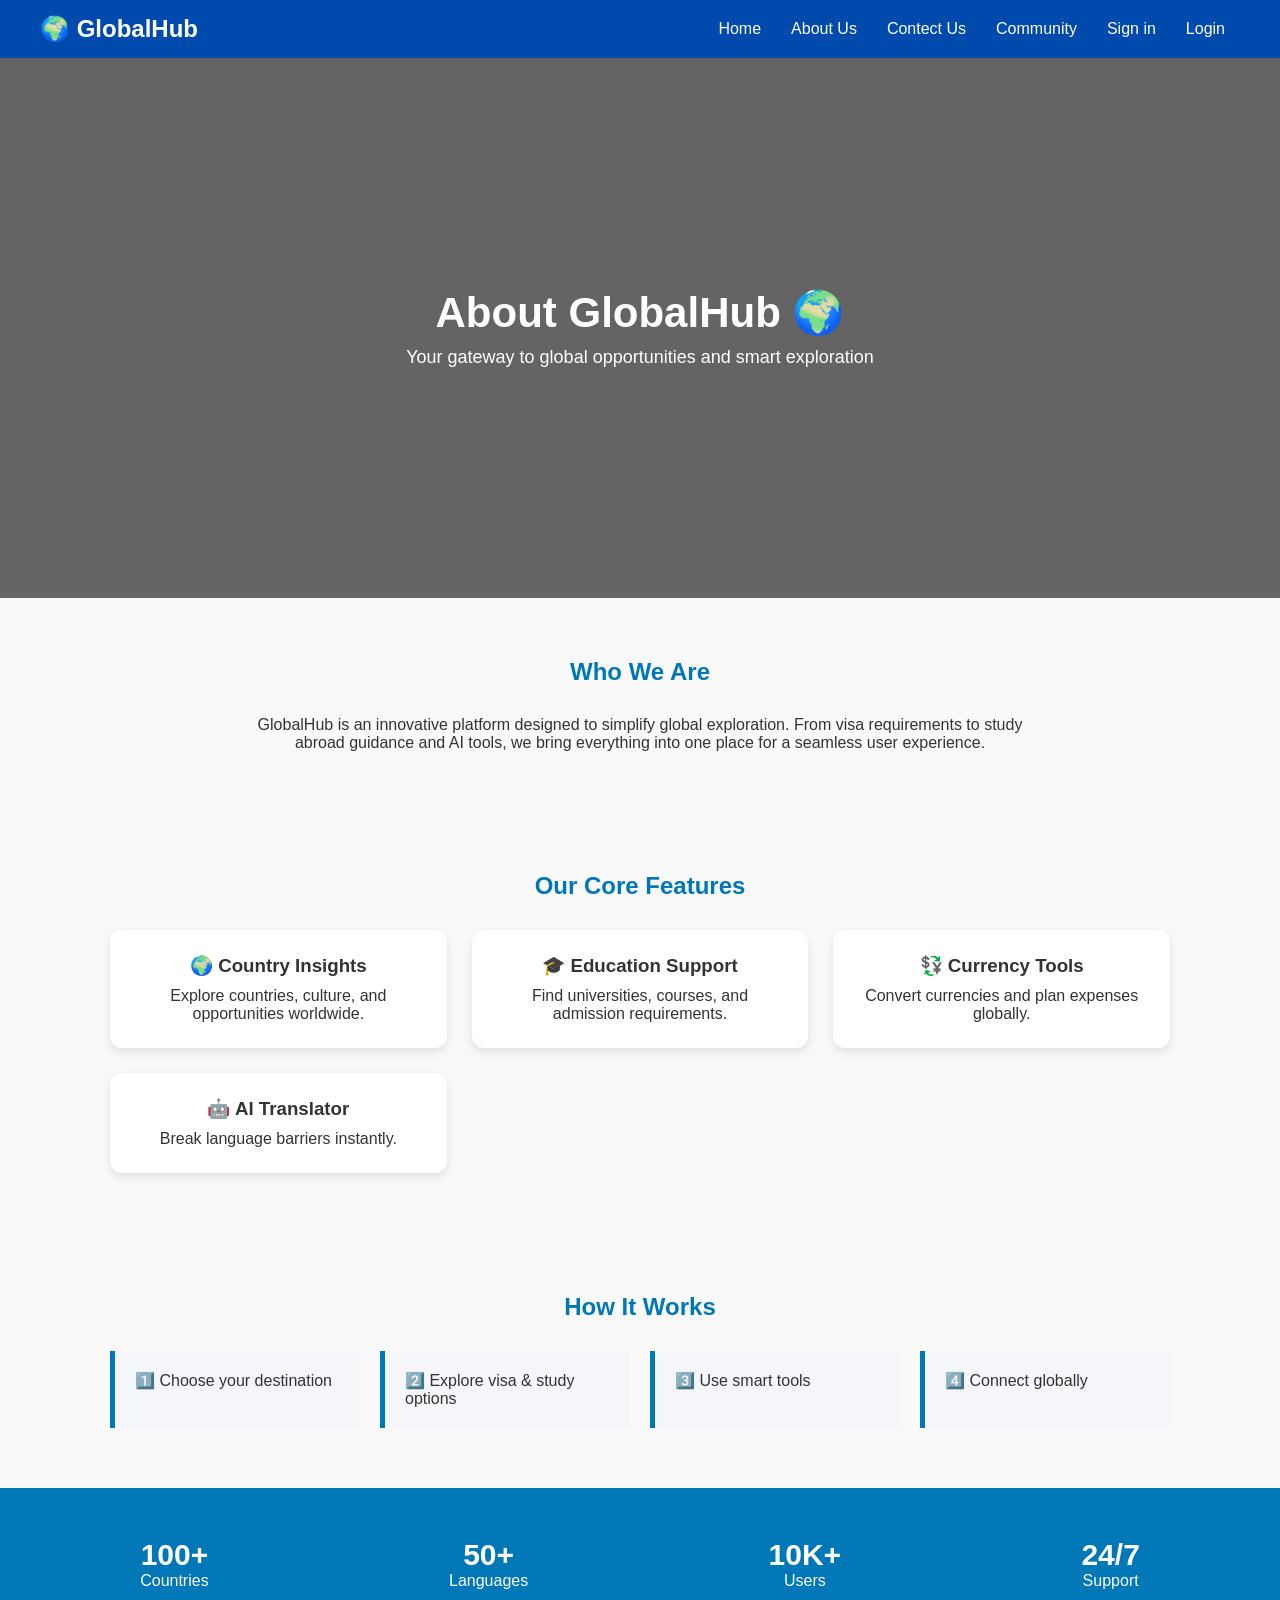
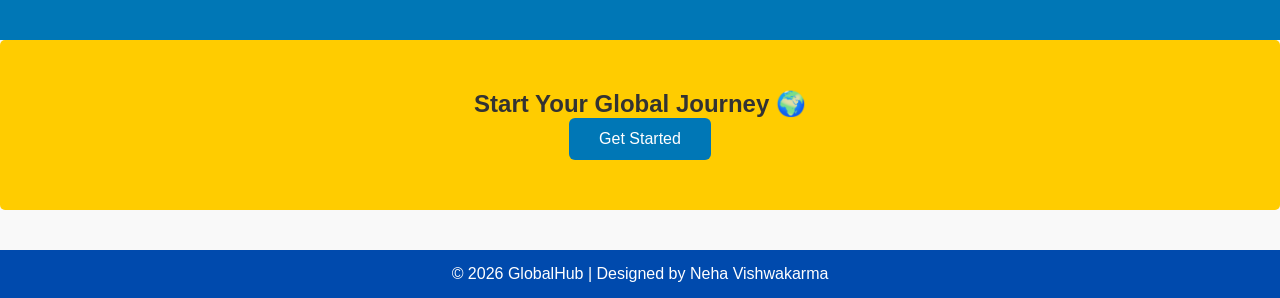
<file: aboutUs.html>
<!DOCTYPE html>
<html lang="en">
<head>
<meta charset="UTF-8">
<meta name="viewport" content="width=device-width, initial-scale=1.0">
<title>About GlobalHub</title>

<link rel="stylesheet" href="style.css">

<style>

/* HERO */
.about-hero {
  height: 60vh;
  background: linear-gradient(rgba(0,0,0,0.6), rgba(0,0,0,0.6)),
  url('https://images.unsplash.com/photo-1502920917128-1aa500764cbd');
  background-size: cover;
  background-position: center;
  display: flex;
  align-items: center;
  justify-content: center;
  text-align: center;
  color: white;
}

.about-hero h1 {
  font-size: 42px;
}

.about-hero p {
  font-size: 18px;
  margin-top: 10px;
}

/* SECTION */
.section {
  padding: 60px 20px;
  max-width: 1100px;
  margin: auto;
}

.section h2 {
  text-align: center;
  margin-bottom: 30px;
  color: #0077b6;
}

/* ABOUT GRID */
.about-grid {
  display: grid;
  grid-template-columns: repeat(auto-fit, minmax(250px, 1fr));
  gap: 25px;
}

/* CARDS */
.card {
  background: white;
  padding: 25px;
  border-radius: 12px;
  transition: 0.4s;
  box-shadow: 0 4px 10px rgba(0,0,0,0.1);
  text-align: center;
}

.card:hover {
  transform: translateY(-10px) scale(1.03);
  box-shadow: 0 10px 25px rgba(0,0,0,0.2);
}

/* ICON STYLE */
.card h3 {
  margin-bottom: 10px;
}

/* STEPS */
.steps {
  display: flex;
  flex-wrap: wrap;
  gap: 20px;
  justify-content: center;
}

.step {
  background: #f4f6f9;
  padding: 20px;
  border-left: 5px solid #0077b6;
  width: 250px;
  transition: 0.3s;
}

.step:hover {
  background: #e0f0ff;
}

/* STATS */
.stats {
  background: #0077b6;
  color: white;
  display: flex;
  justify-content: space-around;
  flex-wrap: wrap;
  padding: 40px 20px;
}

.stat-box {
  text-align: center;
  margin: 10px;
}

.stat-box h2 {
  font-size: 30px;
}

/* CTA */
.cta {
  text-align: center;
  padding: 50px 20px;
}

.cta button {
  padding: 12px 30px;
  background: #0077b6;
  color: white;
  border: none;
  border-radius: 6px;
  cursor: pointer;
  font-size: 16px;
  transition: 0.3s;
}

.cta button:hover {
  background: #023e8a;
}

</style>

</head>

<body>

<!-- HEADER -->
<header>
  <div class="logo">🌍 GlobalHub</div>
  <nav>
    <ul>
       <li><a href="home.html">Home</a></li>
        <li><a href="aboutUs.html">About Us</a></li>
        <li><a href="contectUs.html">Contect Us</a></li>
        <li><a href="Community.html">Community</a></li>
        <li><a href="signIn.html">Sign in</a></li>
        <li><a href="login.html">Login</a></li>
    </ul>
  </nav>
</header>

<!-- HERO -->
<section class="about-hero">
  <div>
    <h1>About GlobalHub 🌍</h1>
    <p>Your gateway to global opportunities and smart exploration</p>
  </div>
</section>

<!-- ABOUT -->
<section class="section">
  <h2>Who We Are</h2>
  <p style="text-align:center; max-width:800px; margin:auto;">
    GlobalHub is an innovative platform designed to simplify global exploration.
    From visa requirements to study abroad guidance and AI tools, we bring everything
    into one place for a seamless user experience.
  </p>
</section>

<!-- FEATURES -->
<section class="section">
  <h2>Our Core Features</h2>

  <div class="about-grid">

    <div class="card">
      <h3>🌍 Country Insights</h3>
      <p>Explore countries, culture, and opportunities worldwide.</p>
    </div>

    <div class="card">
      <h3>🎓 Education Support</h3>
      <p>Find universities, courses, and admission requirements.</p>
    </div>

    <div class="card">
      <h3>💱 Currency Tools</h3>
      <p>Convert currencies and plan expenses globally.</p>
    </div>

    <div class="card">
      <h3>🤖 AI Translator</h3>
      <p>Break language barriers instantly.</p>
    </div>

  </div>
</section>

<!-- HOW IT WORKS -->
<section class="section">
  <h2>How It Works</h2>

  <div class="steps">
    <div class="step">1️⃣ Choose your destination</div>
    <div class="step">2️⃣ Explore visa & study options</div>
    <div class="step">3️⃣ Use smart tools</div>
    <div class="step">4️⃣ Connect globally</div>
  </div>
</section>

<!-- STATS -->
<section class="stats">
  <div class="stat-box">
    <h2>100+</h2>
    <p>Countries</p>
  </div>
  <div class="stat-box">
    <h2>50+</h2>
    <p>Languages</p>
  </div>
  <div class="stat-box">
    <h2>10K+</h2>
    <p>Users</p>
  </div>
  <div class="stat-box">
    <h2>24/7</h2>
    <p>Support</p>
  </div>
</section>

<!-- CTA -->
<section class="cta">
  <h2>Start Your Global Journey 🌍</h2>
  <button onclick="window.location.href='home.html'">Get Started</button>
</section>

<!-- FOOTER -->
<footer>
  <p>© 2026 GlobalHub | Designed by Neha Vishwakarma</p>
</footer>

</body>
</html>
</file>
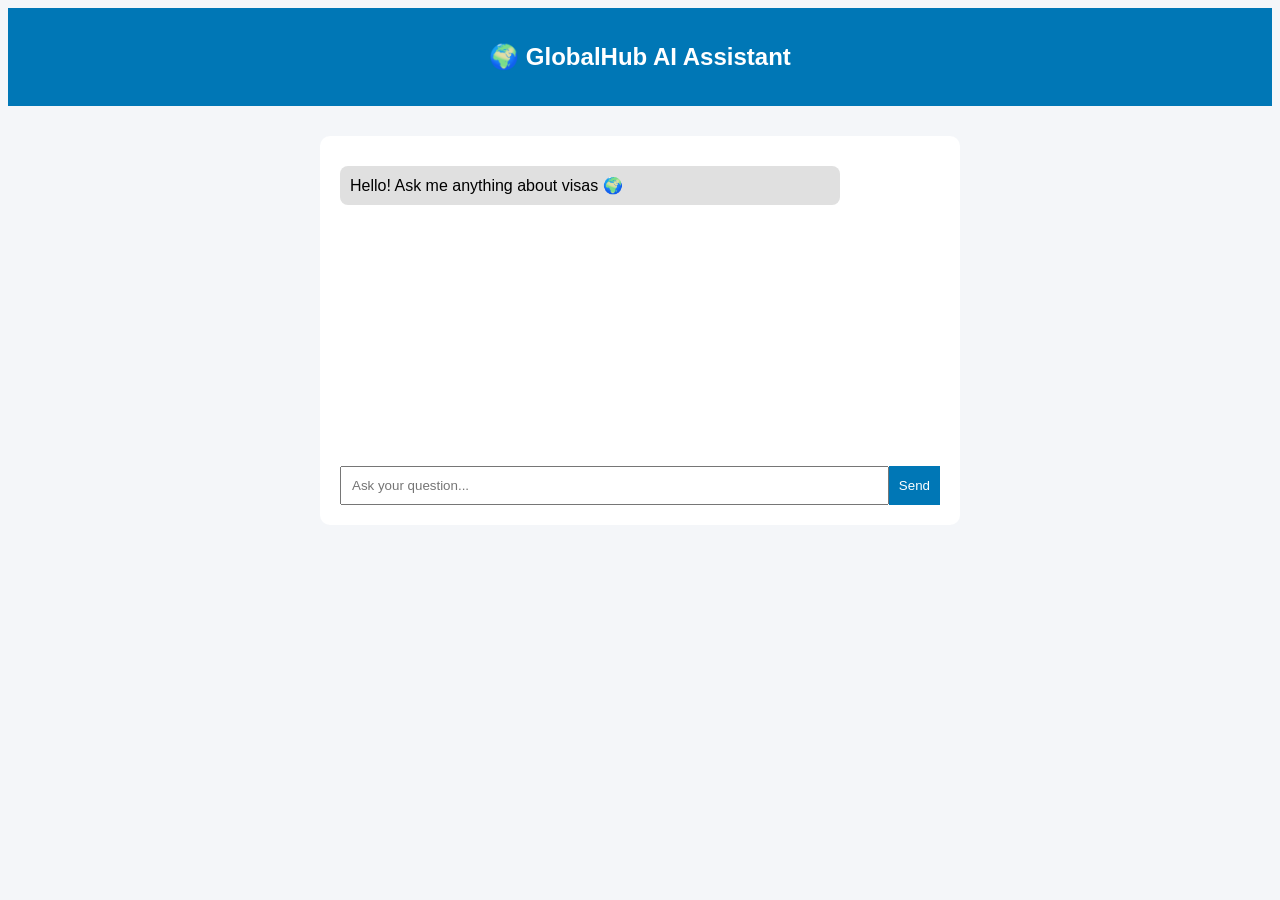
<file: AI.html>
<!DOCTYPE html>
<html lang="en">
<head>
<meta charset="UTF-8">
<meta name="viewport" content="width=device-width, initial-scale=1.0">
<title>GlobalHub AI</title>

<style>
body {
  font-family: Arial;
  background: #f4f6f9;
}

header {
  background: #0077b6;
  color: white;
  padding: 15px;
  text-align: center;
}

.chat-container {
  max-width: 600px;
  margin: 30px auto;
  background: white;
  border-radius: 10px;
  padding: 20px;
}

.chat-box {
  height: 300px;
  overflow-y: auto;
}

.message {
  padding: 10px;
  margin: 10px 0;
  border-radius: 8px;
  max-width: 80%;
}

.user {
  background: #0077b6;
  color: white;
  margin-left: auto;
}

.bot {
  background: #e0e0e0;
}

.input-box {
  display: flex;
  margin-top: 10px;
}

.input-box input {
  flex: 1;
  padding: 10px;
}

.input-box button {
  padding: 10px;
  background: #0077b6;
  color: white;
  border: none;
}
</style>

</head>

<body>

<header>
  <h2>🌍 GlobalHub AI Assistant</h2>
</header>

<div class="chat-container">

  <div class="chat-box" id="chatBox">
    <div class="message bot">Hello! Ask me anything about visas 🌍</div>
  </div>

  <div class="input-box">
    <input type="text" id="userInput" placeholder="Ask your question..." />
    <button onclick="sendMessage()">Send</button>
  </div>

</div>

<script>

async function sendMessage() {
  const input = document.getElementById("userInput");
  const text = input.value.trim();

  if(text === "") return;

  addMessage(text, "user");

  const response = await fetch("/chat", {
    method: "POST",
    headers: {
      "Content-Type": "application/json"
    },
    body: JSON.stringify({ message: text })
  });

  const data = await response.json();

  addMessage(data.reply, "bot");

  input.value = "";
}

function addMessage(text, type) {
  const chatBox = document.getElementById("chatBox");

  const msg = document.createElement("div");
  msg.className = "message " + type;
  msg.innerText = text;

  chatBox.appendChild(msg);
  chatBox.scrollTop = chatBox.scrollHeight;
}

</script>

</body>
</html>
</file>
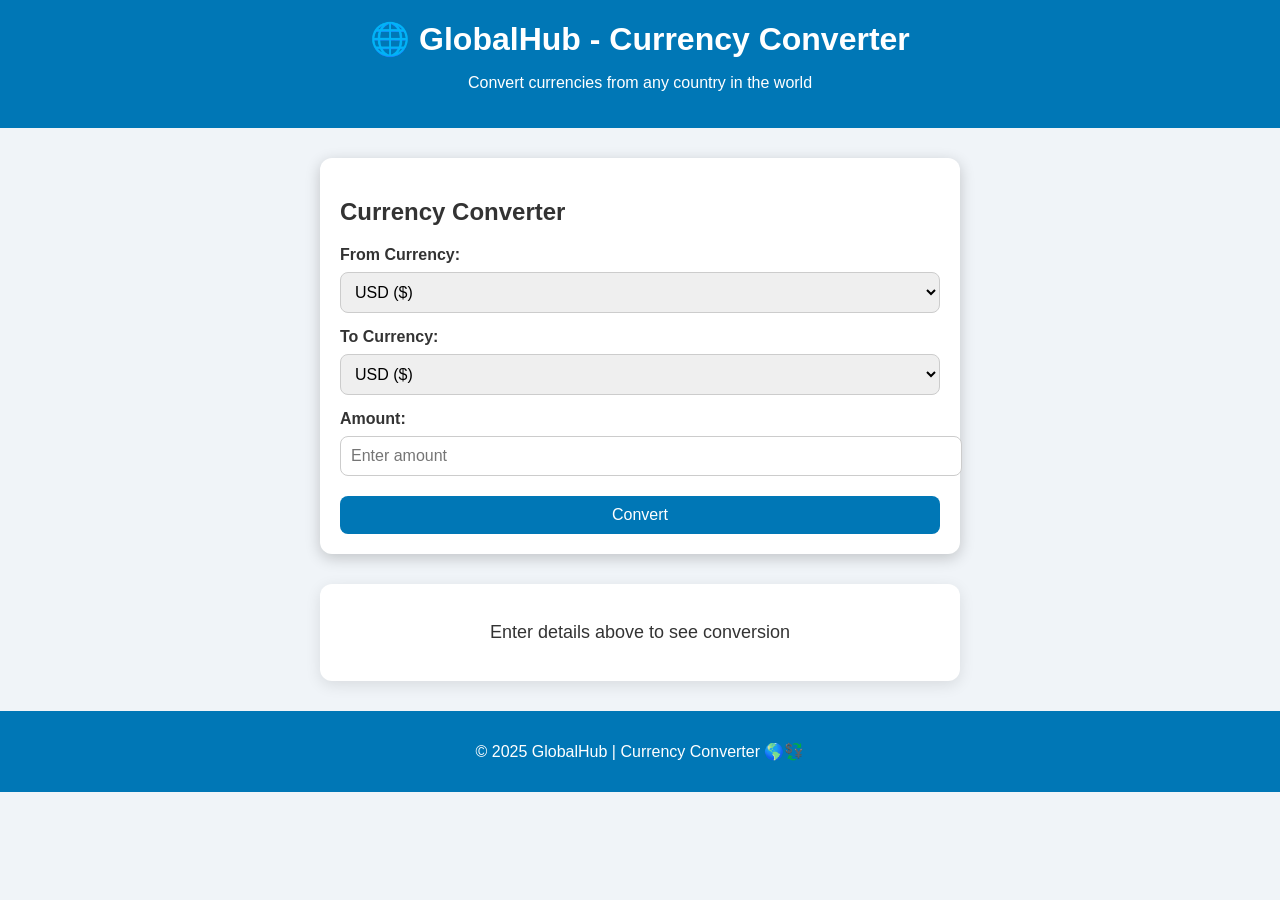
<file: calculator.html>
<!DOCTYPE html>
<html lang="en">
<head>
<meta charset="UTF-8">
<meta name="viewport" content="width=device-width, initial-scale=1.0">
<title>GlobalHub - Currency Converter</title>
<style>
  body { font-family:'Poppins', sans-serif; margin:0; padding:0; background:#f0f4f8; color:#333; }
  header { text-align:center; padding:20px; background:#0077b6; color:white; }
  header h1 { margin:0; }
  section.converter { max-width:600px; margin:30px auto; background:white; padding:20px; border-radius:12px; box-shadow:0 4px 15px rgba(0,0,0,0.2); }
  label { display:block; margin-top:15px; font-weight:bold; }
  select, input, button { width:100%; padding:10px; margin-top:8px; border-radius:8px; border:1px solid #ccc; font-size:16px; }
  button { background:#0077b6; color:white; border:none; cursor:pointer; margin-top:20px; }
  button:hover { background:#023e8a; }
  section.result { max-width:600px; margin:20px auto; background:white; padding:20px; border-radius:12px; box-shadow:0 4px 15px rgba(0,0,0,0.1); text-align:center; font-size:18px; }
  footer { text-align:center; padding:15px; background:#0077b6; color:white; margin-top:30px; }
</style>
</head>
<body>

<header>
  <h1>🌐 GlobalHub - Currency Converter</h1>
  <p>Convert currencies from any country in the world</p>
</header>

<section class="converter">
  <h2>Currency Converter</h2>
  <label for="fromCurrency">From Currency:</label>
  <select id="fromCurrency"></select>

  <label for="toCurrency">To Currency:</label>
  <select id="toCurrency"></select>

  <label for="amount">Amount:</label>
  <input type="number" id="amount" placeholder="Enter amount" />

  <button onclick="convertCurrency()">Convert</button>
</section>

<section class="result" id="result">
  <p>Enter details above to see conversion</p>
</section>

<footer>
  <p>© 2025 GlobalHub | Currency Converter 🌎💱</p>
</footer>

<script>
  // All world currencies (ISO codes + symbols)
  const currencies = {
    "USD": "$",
    "EUR": "€",
    "GBP": "£",
    "JPY": "¥",
    "AUD": "A$",
    "CAD": "C$",
    "CHF": "CHF",
    "CNY": "¥",
    "INR": "₹",
    "NZD": "NZ$",
    "SGD": "S$",
    "ZAR": "R",
    "AED": "د.إ",
    "ARS": "$",
    "BRL": "R$",
    "MXN": "$",
    "KRW": "₩",
    "RUB": "₽",
    "TRY": "₺",
    "SAR": "﷼",
    "SEK": "kr",
    "NOK": "kr",
    "DKK": "kr",
    "MYR": "RM",
    "THB": "฿",
    "IDR": "Rp",
    "PHP": "₱",
    "PKR": "₨",
    "EGP": "£",
    "NGN": "₦",
    "KES": "KSh",
    "MAD": "MAD"
    // Add more currencies as needed
  };

  // Sample static exchange rates (against USD)
  const exchangeRates = {
    "USD": 1,
    "EUR": 0.91,
    "GBP": 0.80,
    "JPY": 148.2,
    "AUD": 1.47,
    "CAD": 1.36,
    "CHF": 0.90,
    "CNY": 6.9,
    "INR": 83.4,
    "NZD": 1.61,
    "SGD": 1.34,
    "ZAR": 18.3,
    "AED": 3.67,
    "ARS": 270,
    "BRL": 5.07,
    "MXN": 18.5,
    "KRW": 1350,
    "RUB": 90.1,
    "TRY": 32.0,
    "SAR": 3.75,
    "SEK": 10.5,
    "NOK": 10.0,
    "DKK": 6.8,
    "MYR": 4.65,
    "THB": 35.3,
    "IDR": 15500,
    "PHP": 57.2,
    "PKR": 280,
    "EGP": 31.5,
    "NGN": 773,
    "KES": 152,
    "MAD": 10
  };

  const fromSelect = document.getElementById('fromCurrency');
  const toSelect = document.getElementById('toCurrency');

  Object.keys(currencies).forEach(c => {
    fromSelect.innerHTML += `<option value="${c}">${c} (${currencies[c]})</option>`;
    toSelect.innerHTML += `<option value="${c}">${c} (${currencies[c]})</option>`;
  });

  function convertCurrency() {
    const from = fromSelect.value;
    const to = toSelect.value;
    const amount = parseFloat(document.getElementById('amount').value);
    const resultDiv = document.getElementById('result');

    if (!from || !to || !amount || amount <= 0) {
      resultDiv.innerHTML = "<p style='color:red;'>⚠️ Please enter valid amount and select currencies.</p>";
      return;
    }

    const usdAmount = amount / exchangeRates[from];
    const convertedAmount = usdAmount * exchangeRates[to];

    resultDiv.innerHTML = `<p>${amount} ${from} (${currencies[from]}) = ${convertedAmount.toFixed(2)} ${to} (${currencies[to]})</p>`;
  }
</script>

</body>
</html>
</file>
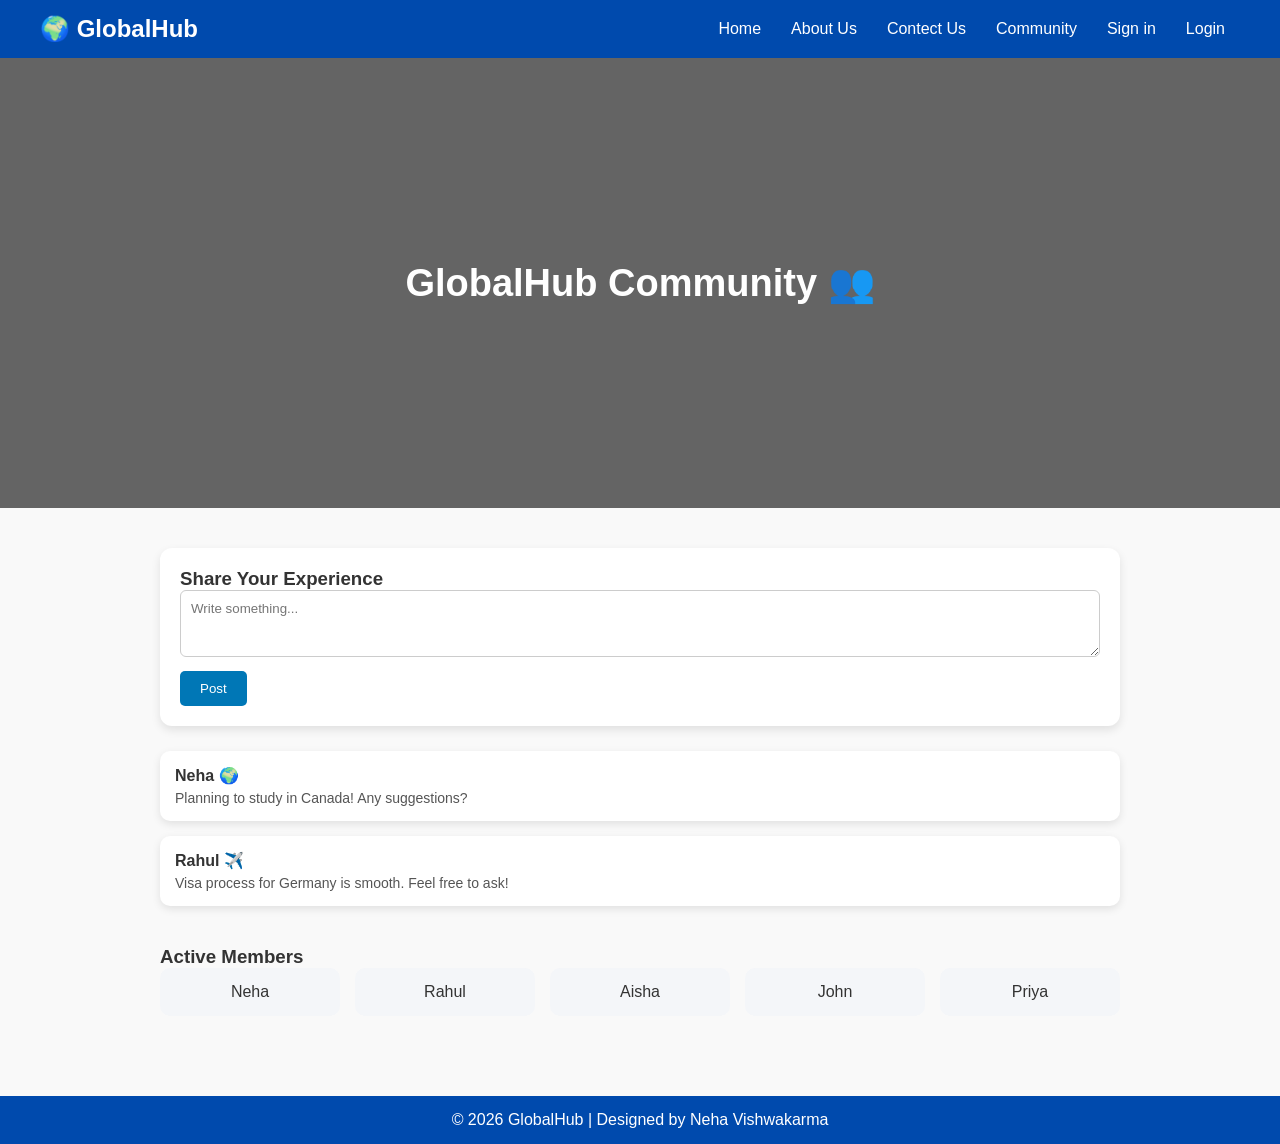
<file: Community.html>
<!DOCTYPE html>
<html lang="en">
<head>
<meta charset="UTF-8">
<meta name="viewport" content="width=device-width, initial-scale=1.0">
<title>GlobalHub Community</title>

<link rel="stylesheet" href="style.css">

<style>

/* HERO */
.community-hero {
  height: 50vh;
  background: linear-gradient(rgba(0,0,0,0.6), rgba(0,0,0,0.6)),
  url('https://images.unsplash.com/photo-1522202176988-66273c2fd55f');
  background-size: cover;
  background-position: center;
  display: flex;
  justify-content: center;
  align-items: center;
  color: white;
  text-align: center;
}

.community-hero h1 {
  font-size: 38px;
}

/* MAIN */
.community-container {
  max-width: 1000px;
  margin: auto;
  padding: 40px 20px;
}

/* POST BOX */
.post-box {
  background: white;
  padding: 20px;
  border-radius: 12px;
  margin-bottom: 25px;
  box-shadow: 0 4px 10px rgba(0,0,0,0.1);
}

.post-box textarea {
  width: 100%;
  padding: 10px;
  border-radius: 6px;
  border: 1px solid #ccc;
  margin-bottom: 10px;
}

.post-box button {
  padding: 10px 20px;
  background: #0077b6;
  color: white;
  border: none;
  border-radius: 5px;
  cursor: pointer;
}

.post-box button:hover {
  background: #023e8a;
}

/* POSTS */
.post {
  background: white;
  padding: 15px;
  border-radius: 10px;
  margin-bottom: 15px;
  transition: 0.3s;
  box-shadow: 0 3px 8px rgba(0,0,0,0.1);
}

.post:hover {
  transform: translateY(-5px);
}

.post h4 {
  margin-bottom: 5px;
}

.post p {
  font-size: 14px;
  color: #555;
}

/* USER LIST */
.users {
  margin-top: 40px;
}

.user-grid {
  display: grid;
  grid-template-columns: repeat(auto-fit, minmax(150px, 1fr));
  gap: 15px;
}

.user-card {
  background: #f4f6f9;
  padding: 15px;
  border-radius: 10px;
  text-align: center;
  transition: 0.3s;
}

.user-card:hover {
  background: #e0f0ff;
}

</style>

</head>

<body>

<!-- HEADER -->
<header>
  <div class="logo">🌍 GlobalHub</div>
  <nav>
    <ul>
       <li><a href="home.html">Home</a></li>
        <li><a href="aboutUs.html">About Us</a></li>
        <li><a href="contectUs.html">Contect Us</a></li>
        <li><a href="Community.html">Community</a></li>
        <li><a href="signIn.html">Sign in</a></li>
        <li><a href="login.html">Login</a></li>
    </ul>
  </nav>
</header>

<!-- HERO -->
<section class="community-hero">
  <h1>GlobalHub Community 👥</h1>
</section>

<!-- MAIN -->
<section class="community-container">

  <!-- Add Post -->
  <div class="post-box">
    <h3>Share Your Experience</h3>
    <textarea id="postInput" rows="3" placeholder="Write something..."></textarea>
    <button onclick="addPost()">Post</button>
  </div>

  <!-- Posts -->
  <div id="posts">

    <div class="post">
      <h4>Neha 🌍</h4>
      <p>Planning to study in Canada! Any suggestions?</p>
    </div>

    <div class="post">
      <h4>Rahul ✈️</h4>
      <p>Visa process for Germany is smooth. Feel free to ask!</p>
    </div>

  </div>

  <!-- Users -->
  <div class="users">
    <h3>Active Members</h3>

    <div class="user-grid">
      <div class="user-card">Neha</div>
      <div class="user-card">Rahul</div>
      <div class="user-card">Aisha</div>
      <div class="user-card">John</div>
      <div class="user-card">Priya</div>
    </div>

  </div>

</section>

<!-- FOOTER -->
<footer>
  <p>© 2026 GlobalHub | Designed by Neha Vishwakarma</p>
</footer>

<!-- SCRIPT -->
<script>
function addPost() {
  const input = document.getElementById("postInput");
  const text = input.value.trim();

  if(text === "") {
    alert("Please write something!");
    return;
  }

  const postDiv = document.createElement("div");
  postDiv.className = "post";
  postDiv.innerHTML = `
    <h4>You 🧑</h4>
    <p>${text}</p>
  `;

  document.getElementById("posts").prepend(postDiv);
  input.value = "";
}
</script>

</body>
</html>
</file>
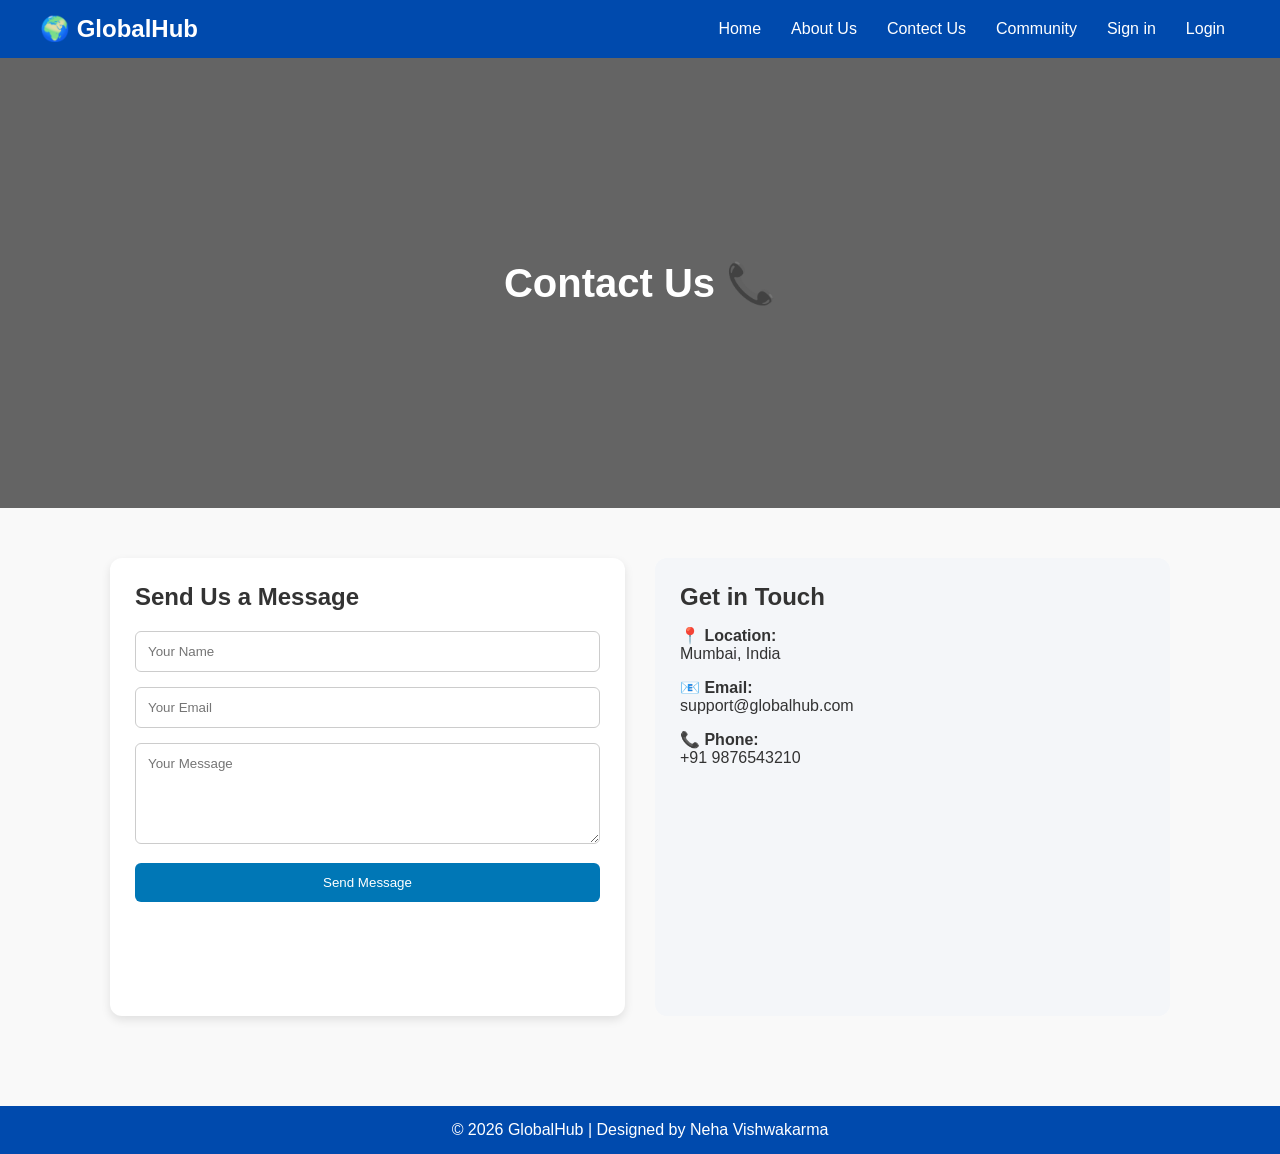
<file: contectUs.html>
<!DOCTYPE html>
<html lang="en">
<head>
<meta charset="UTF-8">
<meta name="viewport" content="width=device-width, initial-scale=1.0">
<title>Contact Us - GlobalHub</title>

<link rel="stylesheet" href="style.css">

<style>

/* HERO */
.contact-hero {
  height: 50vh;
  background: linear-gradient(rgba(0,0,0,0.6), rgba(0,0,0,0.6)),
  url('https://images.unsplash.com/photo-1521791136064-7986c2920216');
  background-size: cover;
  background-position: center;
  display: flex;
  align-items: center;
  justify-content: center;
  color: white;
  text-align: center;
}

.contact-hero h1 {
  font-size: 40px;
}

/* MAIN CONTAINER */
.contact-container {
  display: flex;
  flex-wrap: wrap;
  gap: 30px;
  padding: 50px 20px;
  max-width: 1100px;
  margin: auto;
}

/* FORM */
.contact-form {
  flex: 1;
  background: white;
  padding: 25px;
  border-radius: 12px;
  box-shadow: 0 4px 10px rgba(0,0,0,0.1);
}

.contact-form h2 {
  margin-bottom: 20px;
}

.contact-form input,
.contact-form textarea {
  width: 100%;
  padding: 12px;
  margin-bottom: 15px;
  border-radius: 6px;
  border: 1px solid #ccc;
}

.contact-form button {
  width: 100%;
  padding: 12px;
  background: #0077b6;
  color: white;
  border: none;
  border-radius: 6px;
  cursor: pointer;
}

.contact-form button:hover {
  background: #023e8a;
}

/* INFO */
.contact-info {
  flex: 1;
  background: #f4f6f9;
  padding: 25px;
  border-radius: 12px;
}

.contact-info h2 {
  margin-bottom: 15px;
}

.info-box {
  margin-bottom: 15px;
}

.info-box strong {
  display: block;
}

/* MAP */
.map {
  margin-top: 20px;
  border-radius: 10px;
  overflow: hidden;
}

</style>

</head>

<body>

<!-- HEADER -->
<header>
  <div class="logo">🌍 GlobalHub</div>
  <nav>
    <ul>
       <li><a href="home.html">Home</a></li>
        <li><a href="aboutUs.html">About Us</a></li>
        <li><a href="contectUs.html">Contect Us</a></li>
        <li><a href="Community.html">Community</a></li>
        <li><a href="signIn.html">Sign in</a></li>
        <li><a href="login.html">Login</a></li>
    </ul>
  </nav>
</header>

<!-- HERO -->
<section class="contact-hero">
  <h1>Contact Us 📞</h1>
</section>

<!-- CONTENT -->
<section class="contact-container">

  <!-- FORM -->
  <div class="contact-form">
    <h2>Send Us a Message</h2>

    <input type="text" placeholder="Your Name" required>
    <input type="email" placeholder="Your Email" required>
    <textarea rows="5" placeholder="Your Message" required></textarea>

    <button>Send Message</button>
  </div>

  <!-- INFO -->
  <div class="contact-info">
    <h2>Get in Touch</h2>

    <div class="info-box">
      <strong>📍 Location:</strong>
      Mumbai, India
    </div>

    <div class="info-box">
      <strong>📧 Email:</strong>
      support@globalhub.com
    </div>

    <div class="info-box">
      <strong>📞 Phone:</strong>
      +91 9876543210
    </div>

    <!-- Map -->
    <div class="map">
      <iframe 
        src="https://maps.google.com/maps?q=Mumbai&t=&z=13&ie=UTF8&iwloc=&output=embed"
        width="100%" height="200" style="border:0;">
      </iframe>
    </div>

  </div>

</section>

<!-- FOOTER -->
<footer>
  <p>© 2026 GlobalHub | Designed by Neha Vishwakarma</p>
</footer>

</body>
</html>
</file>
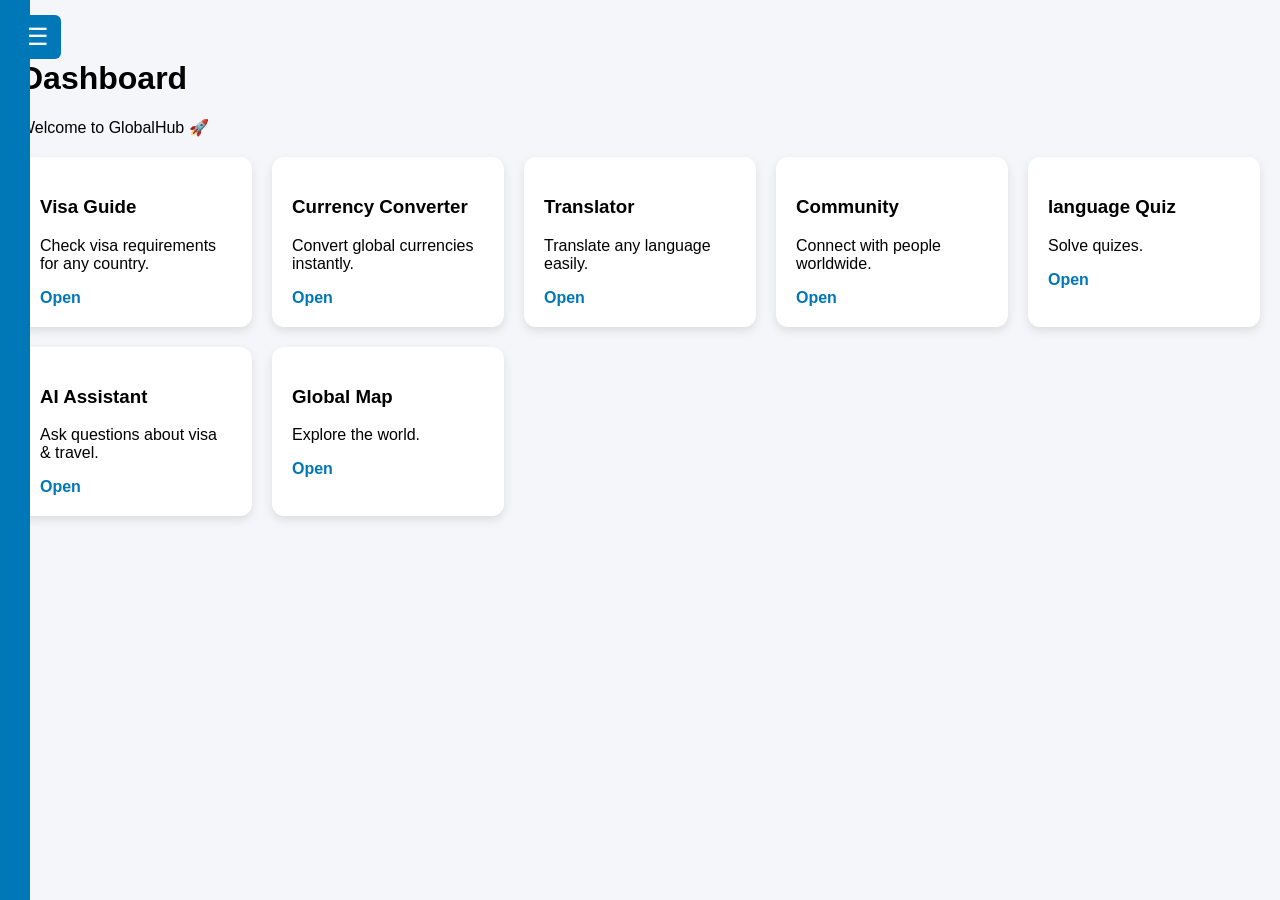
<file: dashboard.html>
<!DOCTYPE html>
<html lang="en">
<head>
<meta charset="UTF-8">
<meta name="viewport" content="width=device-width, initial-scale=1.0">
<title>GlobalHub Dashboard</title>
</head>

<body style="margin:0; font-family:Poppins, sans-serif; background:#f4f6f9;">

<!-- Toggle Button -->
<button onclick="toggleSidebar()" 
style="position:fixed; top:15px; left:15px; font-size:24px; background:#0077b6; color:white; border:none; padding:8px 12px; border-radius:6px; cursor:pointer; z-index:1000;">
☰
</button>

<!-- Sidebar -->
<div id="sidebar" 
style="width:250px; height:100vh; background:#0077b6; color:white; padding:20px; position:fixed; left:-260px; top:0; transition:0.3s;">

  <h2 style="text-align:center;">🌍 GlobalHub</h2>

  <ul style="list-style:none; padding:0;">
    <li style="margin:15px 0;"><a href="#" style="color:white; text-decoration:none;">🏠 Dashboard</a></li>
    <li style="margin:15px 0;"><a href="home.html" style="color:white; text-decoration:none;">🌎 Explore</a></li>
    <li style="margin:15px 0;"><a href="aboutUs.html" style="color:white; text-decoration:none;">ℹ️ About Us</a></li>
    <li style="margin:15px 0;"><a href="contectUs.html" style="color:white; text-decoration:none;">📞 Contact</a></li>
    <li style="margin:15px 0;"><a href="Community.html" style="color:white; text-decoration:none;">👥 Community</a></li>
    <li style="margin:15px 0;"><a href="AI.html" style="color:white; text-decoration:none;">🤖 AI Assistant</a></li>
    <li style="margin:15px 0;"><a href="login.html" style="color:white; text-decoration:none;">🔐 Logout</a></li>
  </ul>
</div>

<!-- Main Content -->
<div id="main" style="padding:20px; transition:0.3s;">

  <!-- Topbar -->
  <div style="margin-top:40px;">
    <h1>Dashboard</h1>
    <p>Welcome to GlobalHub 🚀</p>
  </div>

  <!-- Cards -->
  <div style="display:grid; grid-template-columns:repeat(auto-fit, minmax(220px, 1fr)); gap:20px; margin-top:20px;">

    <div style="background:white; padding:20px; border-radius:12px; box-shadow:0 4px 10px rgba(0,0,0,0.1);">
      <h3>Visa Guide</h3>
      <p>Check visa requirements for any country.</p>
      <a href="index.html" style="color:#0077b6; text-decoration:none; font-weight:bold;">Open</a>
    </div>

    <div style="background:white; padding:20px; border-radius:12px; box-shadow:0 4px 10px rgba(0,0,0,0.1);">
      <h3>Currency Converter</h3>
      <p>Convert global currencies instantly.</p>
      <a href="calculator.html" style="color:#0077b6; text-decoration:none; font-weight:bold;">Open</a>
    </div>

    <div style="background:white; padding:20px; border-radius:12px; box-shadow:0 4px 10px rgba(0,0,0,0.1);">
      <h3>Translator</h3>
      <p>Translate any language easily.</p>
      <a href="Translator.html" style="color:#0077b6; text-decoration:none; font-weight:bold;">Open</a>
    </div>

    <div style="background:white; padding:20px; border-radius:12px; box-shadow:0 4px 10px rgba(0,0,0,0.1);">
      <h3>Community</h3>
      <p>Connect with people worldwide.</p>
      <a href="Community.html" style="color:#0077b6; text-decoration:none; font-weight:bold;">Open</a>
    </div>
<div style="background:white; padding:20px; border-radius:12px; box-shadow:0 4px 10px rgba(0,0,0,0.1);">
      <h3>language Quiz</h3>
      <p>Solve quizes.</p>
      <a href="language.html" style="color:#0077b6; text-decoration:none; font-weight:bold;">Open</a>
    </div>

    <div style="background:white; padding:20px; border-radius:12px; box-shadow:0 4px 10px rgba(0,0,0,0.1);">
      <h3>AI Assistant</h3>
      <p>Ask questions about visa & travel.</p>
      <a href="AI.html" style="color:#0077b6; text-decoration:none; font-weight:bold;">Open</a>
    </div>
    <div style="background:white; padding:20px; border-radius:12px; box-shadow:0 4px 10px rgba(0,0,0,0.1);">
      <h3>Global Map</h3>
      <p>Explore the world.</p>
      <a href="AI.html" style="color:#0077b6; text-decoration:none; font-weight:bold;">Open</a>
    </div>

  </div>

</div>

<!-- JS -->
<script>
function toggleSidebar() {
  let sidebar = document.getElementById("sidebar");
  let main = document.getElementById("main");

  if (sidebar.style.left === "0px") {
    sidebar.style.left = "-260px";
    main.style.marginLeft = "0px";
  } else {
    sidebar.style.left = "0px";
    main.style.marginLeft = "250px";
  }
}
</script>

</body>
</html>
</file>
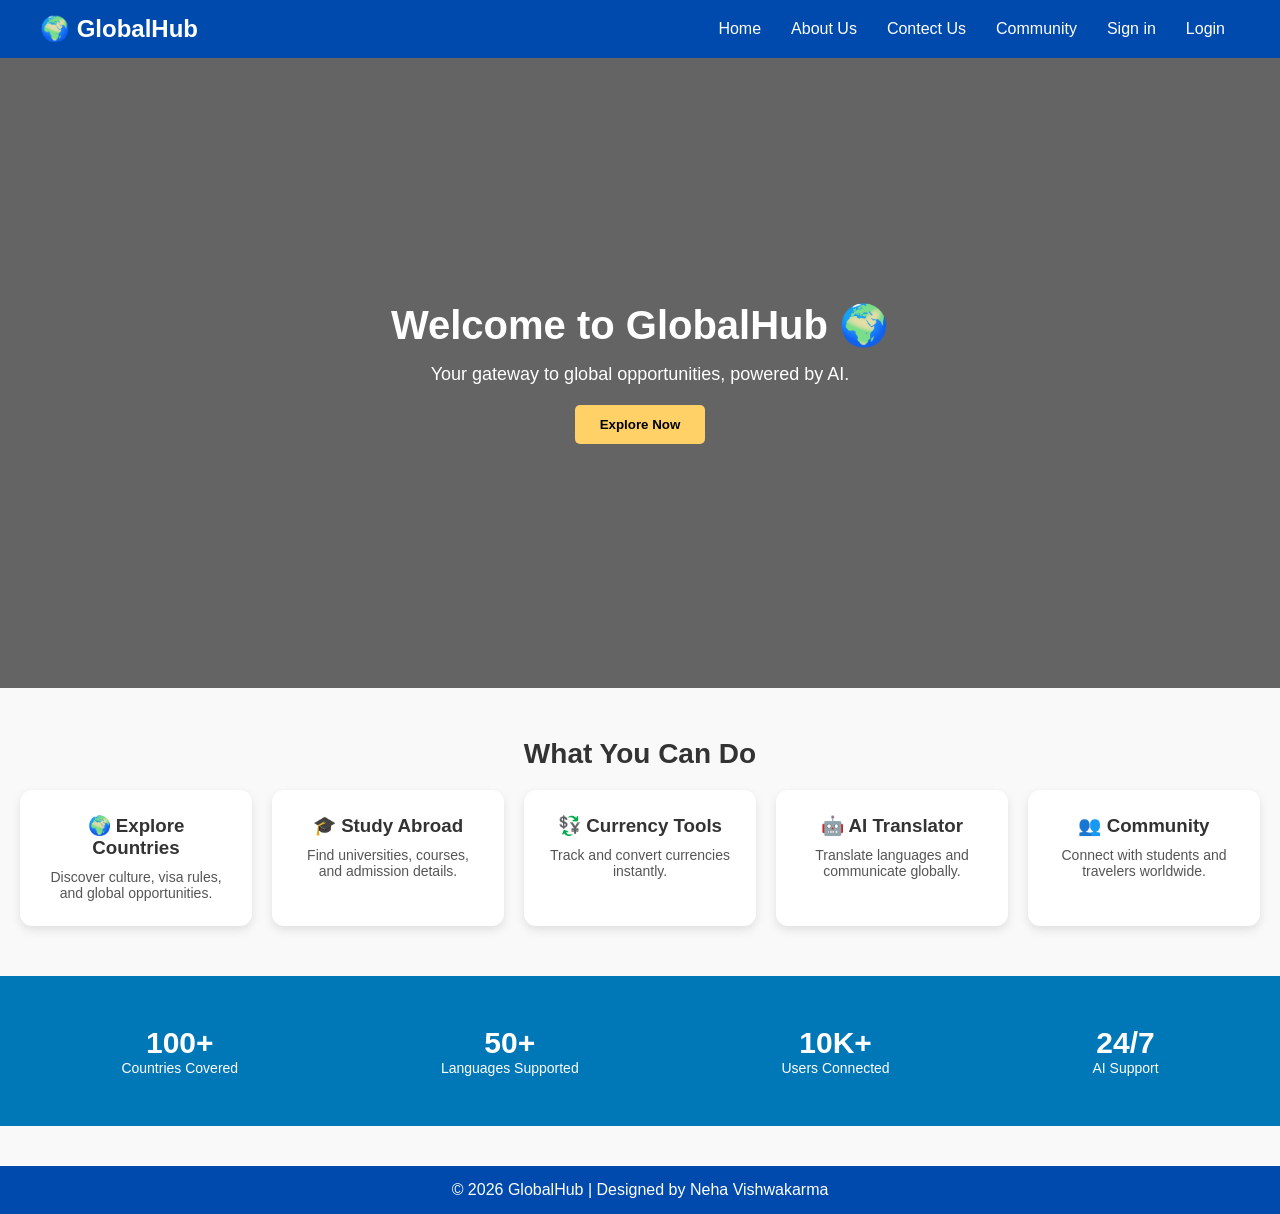
<file: home.html>
<!DOCTYPE html>
<html lang="en">
<head>
<meta charset="UTF-8">
<meta name="viewport" content="width=device-width, initial-scale=1.0">
<title>GlobalHub Home</title>

<link rel="stylesheet" href="style.css">

<style>

/* Hero Section */
.home-hero {
  height: 70vh;
  background: linear-gradient(rgba(0,0,0,0.6), rgba(0,0,0,0.6)),
  url('https://images.unsplash.com/photo-1526772662000-3f88f10405ff');
  background-size: cover;
  background-position: center;
  display: flex;
  justify-content: center;
  align-items: center;
  text-align: center;
  color: white;
}

.home-hero h1 {
  font-size: 40px;
  margin-bottom: 15px;
}

.home-hero p {
  font-size: 18px;
  margin-bottom: 20px;
}

.home-hero button {
  padding: 12px 25px;
  background: #ffd166;
  border: none;
  border-radius: 5px;
  cursor: pointer;
  font-weight: bold;
}

/* Section */
.home-container {
  padding: 50px 20px;
  text-align: center;
}

.home-container h2 {
  margin-bottom: 20px;
  font-size: 28px;
}

/* Grid */
.home-grid {
  display: grid;
  grid-template-columns: repeat(auto-fit, minmax(230px, 1fr));
  gap: 20px;
}

/* Cards */
.home-card {
  background: white;
  padding: 25px;
  border-radius: 12px;
  transition: 0.3s;
  box-shadow: 0 4px 10px rgba(0,0,0,0.1);
}

.home-card:hover {
  transform: translateY(-10px);
  box-shadow: 0 10px 20px rgba(0,0,0,0.2);
}

.home-card h3 {
  margin-bottom: 10px;
}

.home-card p {
  font-size: 14px;
  color: #555;
}

/* Stats Section */
.stats {
  background: #0077b6;
  color: white;
  padding: 40px 20px;
  display: flex;
  justify-content: space-around;
  flex-wrap: wrap;
}

.stat-box {
  text-align: center;
  margin: 10px;
}

.stat-box h2 {
  font-size: 30px;
}

.stat-box p {
  font-size: 14px;
}

</style>

</head>

<body>

<!-- Header -->
<header>
  <div class="logo">🌍 GlobalHub</div>
  <nav>
    <ul>
       <li><a href="home.html">Home</a></li>
        <li><a href="aboutUs.html">About Us</a></li>
        <li><a href="contectUs.html">Contect Us</a></li>
        <li><a href="Community.html">Community</a></li>
        <li><a href="signIn.html">Sign in</a></li>
        <li><a href="login.html">Login</a></li>
    </ul>
  </nav>
</header>

<!-- Hero Section -->
<section class="home-hero">
  <div>
    <h1>Welcome to GlobalHub 🌍</h1>
    <p>Your gateway to global opportunities, powered by AI.</p>
    <button>Explore Now</button>
  </div>
</section>

<!-- Features -->
<section class="home-container">
  <h2>What You Can Do</h2>

  <div class="home-grid">

    <div class="home-card">
      <h3>🌍 Explore Countries</h3>
      <p>Discover culture, visa rules, and global opportunities.</p>
    </div>

    <div class="home-card">
      <h3>🎓 Study Abroad</h3>
      <p>Find universities, courses, and admission details.</p>
    </div>

    <div class="home-card">
      <h3>💱 Currency Tools</h3>
      <p>Track and convert currencies instantly.</p>
    </div>

    <div class="home-card">
      <h3>🤖 AI Translator</h3>
      <p>Translate languages and communicate globally.</p>
    </div>

    <div class="home-card">
      <h3>👥 Community</h3>
      <p>Connect with students and travelers worldwide.</p>
    </div>

  </div>
</section>

<!-- Stats Section -->
<section class="stats">
  <div class="stat-box">
    <h2>100+</h2>
    <p>Countries Covered</p>
  </div>

  <div class="stat-box">
    <h2>50+</h2>
    <p>Languages Supported</p>
  </div>

  <div class="stat-box">
    <h2>10K+</h2>
    <p>Users Connected</p>
  </div>

  <div class="stat-box">
    <h2>24/7</h2>
    <p>AI Support</p>
  </div>
</section>

<!-- Footer -->
<footer>
  <p>© 2026 GlobalHub | Designed by Neha Vishwakarma</p>
</footer>

</body>
</html>
</file>
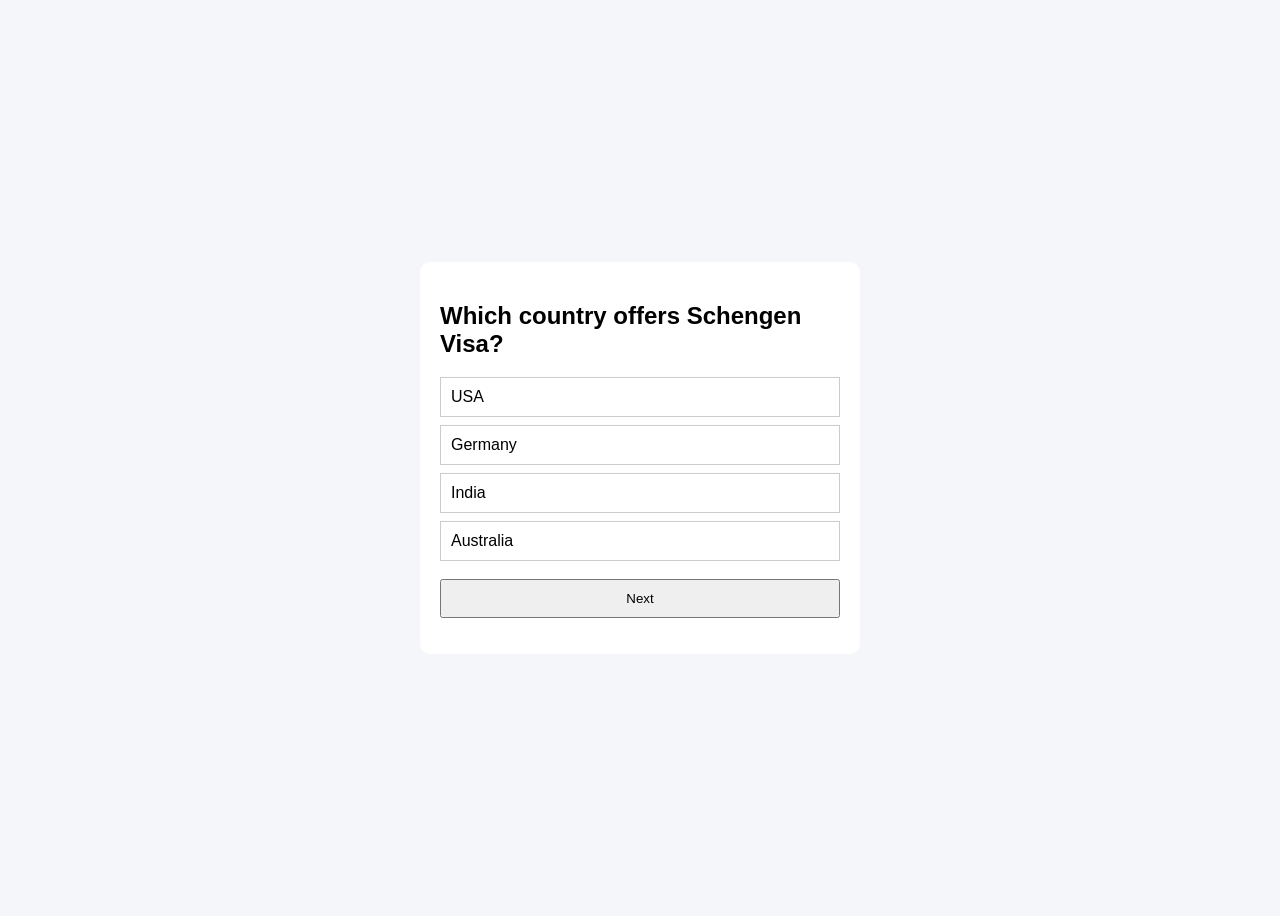
<file: language.html>
<!DOCTYPE html>
<html lang="en">
<head>
<meta charset="UTF-8">
<meta name="viewport" content="width=device-width, initial-scale=1.0">
<title>Quiz</title>

<style>
body {
  font-family: Arial;
  background: #f4f6f9;
  display: flex;
  justify-content: center;
  align-items: center;
  height: 100vh;
}

.quiz-container {
  background: white;
  padding: 20px;
  width: 400px;
  border-radius: 10px;
}

.option {
  padding: 10px;
  border: 1px solid #ccc;
  margin: 8px 0;
  cursor: pointer;
}

.option:hover {
  background: #eee;
}

.selected {
  background: #90e0ef;
}

button {
  width: 100%;
  padding: 10px;
  margin-top: 10px;
}
</style>

</head>

<body>

<div class="quiz-container">
  <h2 id="question"></h2>
  <div id="options"></div>
  <button onclick="nextQuestion()">Next</button>
  <p id="result"></p>
</div>

<script>

const quiz = [
  {
    question: "Which country offers Schengen Visa?",
    options: ["USA", "Germany", "India", "Australia"],
    answer: "Germany"
  },
  {
    question: "Currency of Japan?",
    options: ["Dollar", "Yen", "Euro", "Rupee"],
    answer: "Yen"
  }
];

let currentQ = 0;
let selected = null;
let score = 0;

function loadQuestion() {
  document.getElementById("question").innerText = quiz[currentQ].question;

  let optionsHTML = "";
  quiz[currentQ].options.forEach(option => {
    optionsHTML += `<div class="option" onclick="selectAnswer(this, '${option}')">${option}</div>`;
  });

  document.getElementById("options").innerHTML = optionsHTML;
}

function selectAnswer(element, answer) {
  selected = answer;

  document.querySelectorAll(".option").forEach(opt => {
    opt.classList.remove("selected");
  });

  element.classList.add("selected");
}

function nextQuestion() {
  if (!selected) {
    alert("Select an option");
    return;
  }

  if (selected === quiz[currentQ].answer) {
    score++;
  }

  selected = null;
  currentQ++;

  if (currentQ < quiz.length) {
    loadQuestion();
  } else {
    document.getElementById("question").innerText = "Quiz Finished";
    document.getElementById("options").innerHTML = "";
    document.getElementById("result").innerText = "Score: " + score;
  }
}

loadQuestion();

</script>

</body>
</html>
</file>
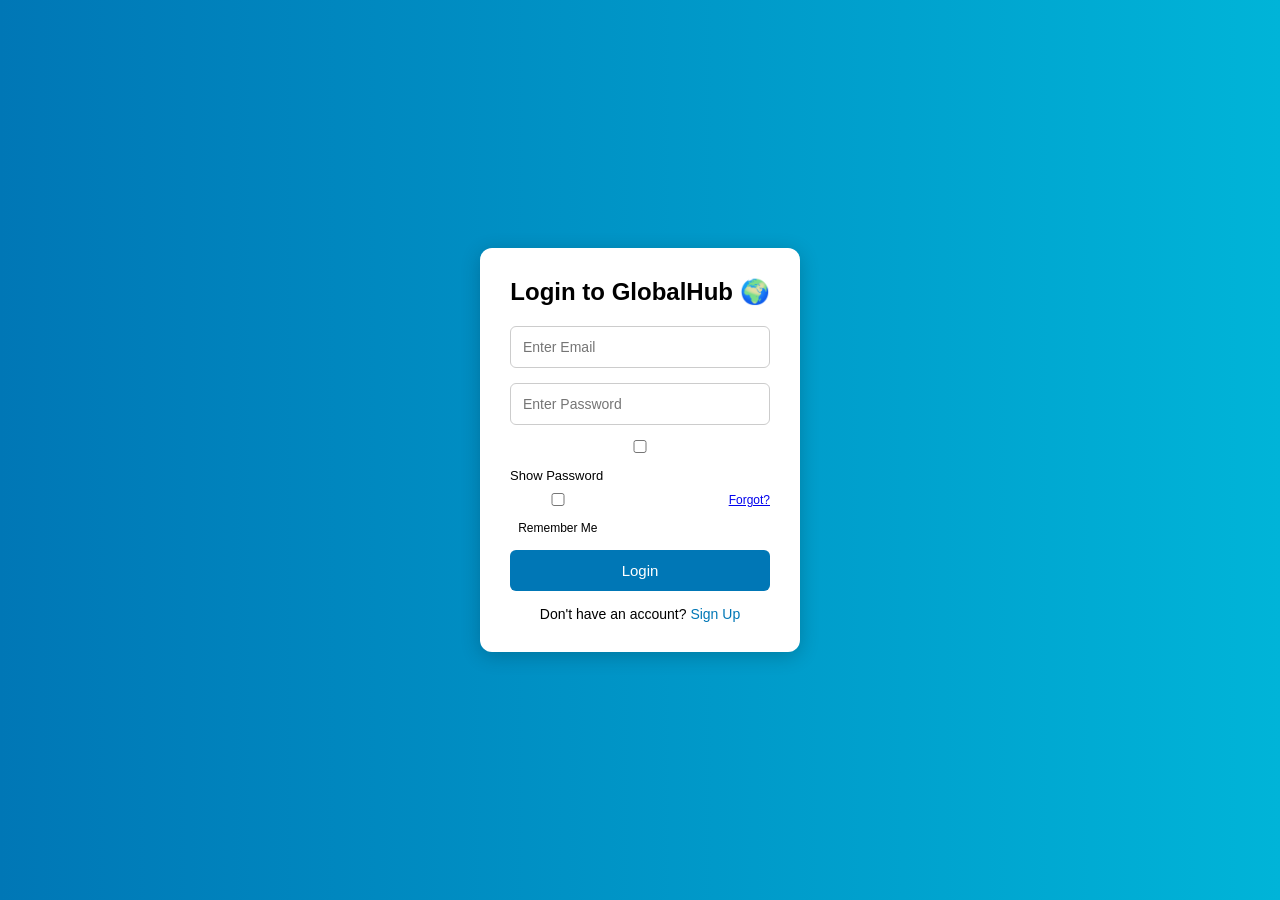
<file: login.html>
<!DOCTYPE html>
<html lang="en">
<head>
<meta charset="UTF-8">
<meta name="viewport" content="width=device-width, initial-scale=1.0">
<title>Login - GlobalHub</title>

<style>

/* Reset */
* {
  margin: 0;
  padding: 0;
  box-sizing: border-box;
  font-family: 'Poppins', sans-serif;
}

/* Background */
body {
  height: 100vh;
  background: linear-gradient(to right, #0077b6, #00b4d8);
  display: flex;
  justify-content: center;
  align-items: center;
}

/* Card */
.login-card {
  background: white;
  padding: 30px;
  border-radius: 12px;
  width: 320px;
  box-shadow: 0 4px 20px rgba(0,0,0,0.2);
  text-align: center;
}

/* Title */
.login-card h2 {
  margin-bottom: 20px;
}

/* Inputs */
.login-card input {
  width: 100%;
  padding: 12px;
  margin-bottom: 15px;
  border-radius: 6px;
  border: 1px solid #ccc;
  font-size: 14px;
}

/* Show Password */
.show-pass {
  text-align: left;
  font-size: 13px;
  margin-bottom: 10px;
}

/* Options */
.options {
  display: flex;
  justify-content: space-between;
  font-size: 12px;
  margin-bottom: 15px;
}

/* Button */
.login-card button {
  width: 100%;
  padding: 12px;
  background: #0077b6;
  color: white;
  border: none;
  border-radius: 6px;
  cursor: pointer;
  font-size: 15px;
}

.login-card button:hover {
  background: #023e8a;
}

/* Signup Link */
.signup-link {
  margin-top: 15px;
  font-size: 14px;
}

.signup-link a {
  color: #0077b6;
  text-decoration: none;
}

.signup-link a:hover {
  text-decoration: underline;
}

</style>

</head>

<body>

<div class="login-card">

  <h2>Login to GlobalHub 🌍</h2>

  <input type="email" placeholder="Enter Email" required>

  <input type="password" id="password" placeholder="Enter Password" required>

  <div class="show-pass">
    <input type="checkbox" onclick="togglePassword()"> Show Password
  </div>

  <div class="options">
    <label><input type="checkbox"> Remember Me</label>
    <a href="#">Forgot?</a>
  </div>

  <!-- LOGIN BUTTON -->
  <button onclick="login()">Login</button>

  <div class="signup-link">
    Don't have an account? <a href="signup.html">Sign Up</a>
  </div>

</div>

<script>

/* Show/Hide Password */
function togglePassword() {
  const pass = document.getElementById("password");
  pass.type = pass.type === "password" ? "text" : "password";
}

/* Login Function */
function login() {
  // Redirect to home page
  window.location.href = "home.html";
}

</script>

</body>
</html>
</file>
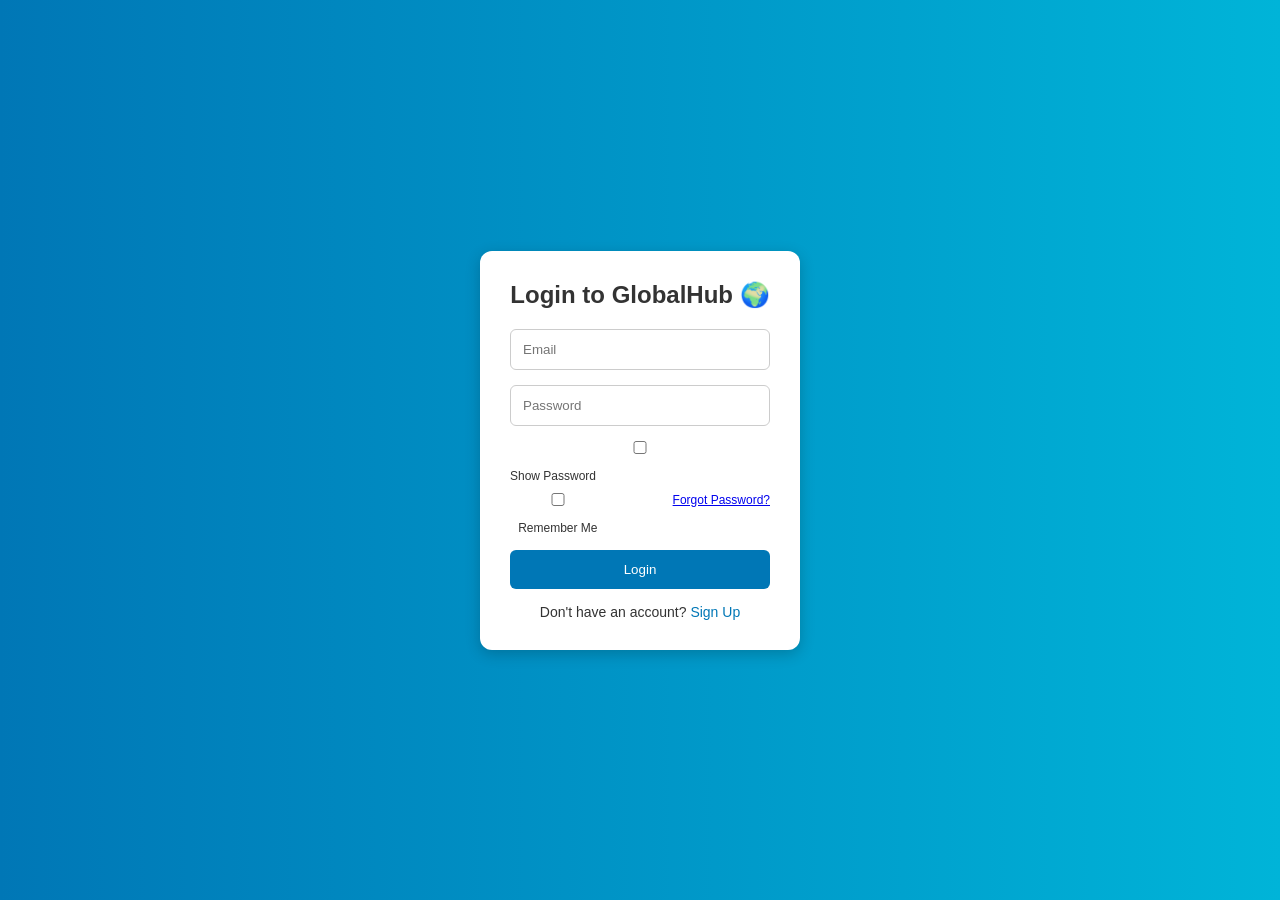
<file: signIn.html>
<!DOCTYPE html>
<html lang="en">
<head>
<meta charset="UTF-8">
<meta name="viewport" content="width=device-width, initial-scale=1.0">
<title>Login - GlobalHub</title>

<link rel="stylesheet" href="style.css">

<style>

/* Background */
body {
  background: linear-gradient(to right, #0077b6, #00b4d8);
}

/* Container */
.login-container {
  display: flex;
  justify-content: center;
  align-items: center;
  height: 100vh;
}

/* Card */
.login-card {
  background: white;
  padding: 30px;
  border-radius: 12px;
  width: 320px;
  box-shadow: 0 4px 15px rgba(0,0,0,0.2);
  text-align: center;
}

/* Title */
.login-card h2 {
  margin-bottom: 20px;
}

/* Inputs */
.login-card input {
  width: 100%;
  padding: 12px;
  margin-bottom: 15px;
  border-radius: 6px;
  border: 1px solid #ccc;
}

/* Button */
.login-card button {
  width: 100%;
  padding: 12px;
  background: #0077b6;
  color: white;
  border: none;
  border-radius: 6px;
  cursor: pointer;
}

.login-card button:hover {
  background: #023e8a;
}

/* Options */
.options {
  display: flex;
  justify-content: space-between;
  font-size: 12px;
  margin-bottom: 15px;
}

/* Link */
.signup-link {
  margin-top: 15px;
  font-size: 14px;
}

.signup-link a {
  color: #0077b6;
  text-decoration: none;
}

.signup-link a:hover {
  text-decoration: underline;
}

/* Show Password */
.show-pass {
  text-align: left;
  font-size: 12px;
  margin-bottom: 10px;
}

</style>

</head>

<body>

<div class="login-container">

  <div class="login-card">

    <h2>Login to GlobalHub 🌍</h2>

    <input type="email" placeholder="Email" required>
    
    <input type="password" id="password" placeholder="Password" required>

    <div class="show-pass">
      <input type="checkbox" onclick="togglePassword()"> Show Password
    </div>

    <div class="options">
      <label><input type="checkbox"> Remember Me</label>
      <a href="#">Forgot Password?</a>
    </div>

    <button onclick="login()">Login</button>

    <div class="signup-link">
      Don't have an account? <a href="signup.html">Sign Up</a>
    </div>

  </div>

</div>

<script>
function togglePassword() {
  const pass = document.getElementById("password");
  pass.type = pass.type === "password" ? "text" : "password";
}


function login() {
  // Redirect to home page
  window.location.href = "Index-home.html";
  alert("Login successful! (Demo)");
}
</script>


</body>
</html>
</file>
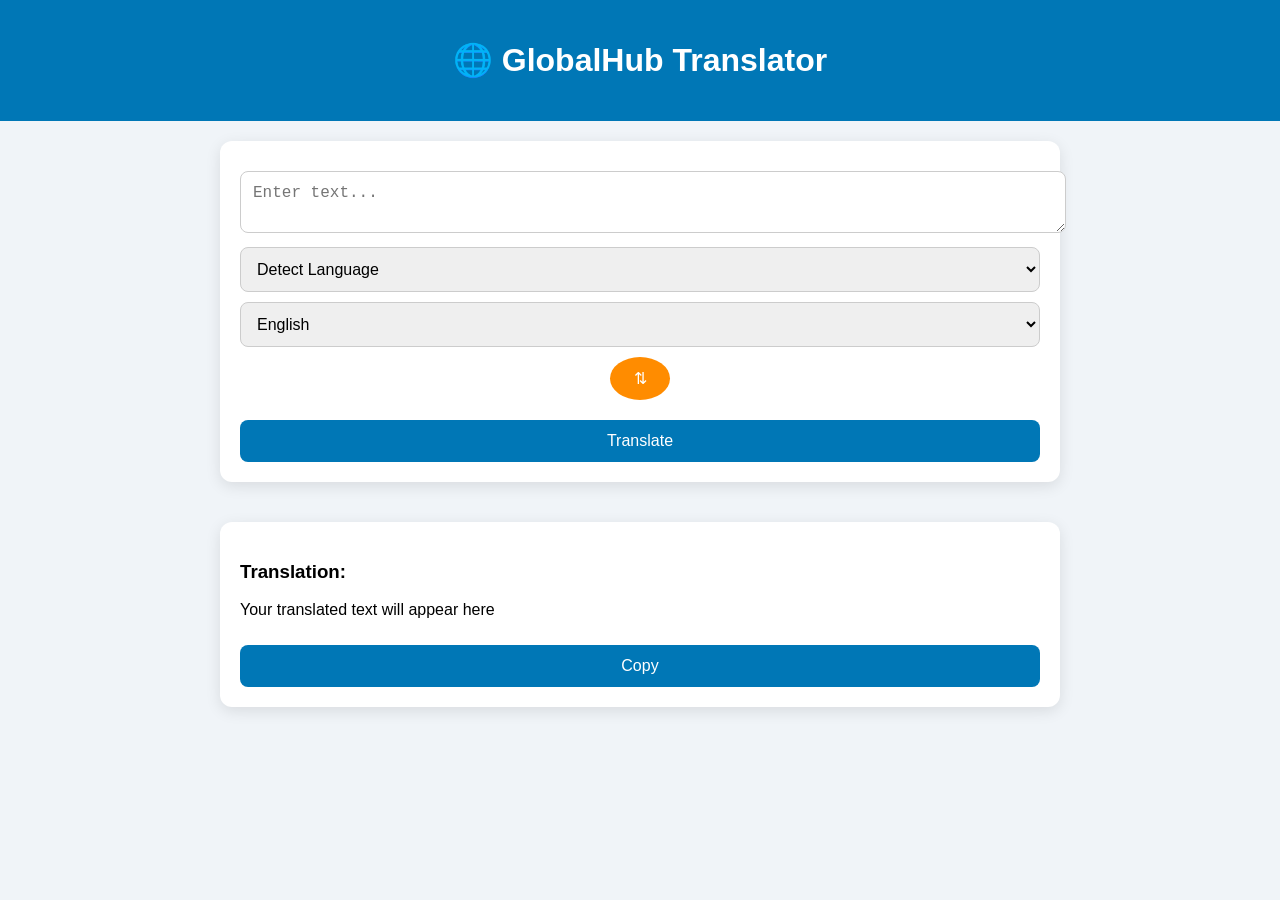
<file: Translator.html>
<!DOCTYPE html>
<html lang="en">
<head>
<meta charset="UTF-8">
<meta name="viewport" content="width=device-width, initial-scale=1.0">
<title>GlobalHub - AI Translator</title>

<style>
body { font-family:'Poppins', sans-serif; margin:0; padding:0; background:#f0f4f8; display:flex; flex-direction:column; align-items:center; }
header { background:#0077b6; color:white; width:100%; text-align:center; padding:20px; }
section { max-width:800px; width:90%; margin:20px auto; background:white; padding:20px; border-radius:12px; box-shadow:0 4px 15px rgba(0,0,0,0.1); }
textarea, select, button { width:100%; padding:12px; margin-top:10px; border-radius:8px; border:1px solid #ccc; font-size:16px; }
button { background:#0077b6; color:white; border:none; cursor:pointer; }
button:hover { background:#023e8a; }
.swap-btn { width:60px; margin:10px auto; display:block; background:#ff8c00; border-radius:50%; }
</style>

</head>

<body>

<header>
  <h1>🌐 GlobalHub Translator</h1>
</header>

<section>
  <textarea id="sourceText" placeholder="Enter text..."></textarea>

  <select id="sourceLang"></select>
  <select id="targetLang"></select>

  <button class="swap-btn" onclick="swapLanguages()">⇅</button>

  <button onclick="translateText()">Translate</button>
</section>

<section>
  <h3>Translation:</h3>
  <p id="translatedText">Your translated text will appear here</p>
  <button onclick="copyText()">Copy</button>
</section>

<script>

// languages
const languages = [
  {code:"auto", name:"Detect Language"},
  {code:"en", name:"English"},
  {code:"hi", name:"Hindi"},
  {code:"es", name:"Spanish"},
  {code:"fr", name:"French"}
];

const sourceLang = document.getElementById("sourceLang");
const targetLang = document.getElementById("targetLang");
const sourceText = document.getElementById("sourceText");
const result = document.getElementById("translatedText");

// fill dropdown
languages.forEach(lang => {
  sourceLang.innerHTML += `<option value="${lang.code}">${lang.name}</option>`;
  targetLang.innerHTML += `<option value="${lang.code}">${lang.name}</option>`;
});

targetLang.value = "en";

// swap
function swapLanguages(){
  let temp = sourceLang.value;
  sourceLang.value = targetLang.value;
  targetLang.value = temp;
}

// translate
async function translateText(){
  let text = sourceText.value.trim();
  if(!text){
    result.innerText = "Enter text first!";
    return;
  }

  result.innerText = "Translating...";

  try{
    let response = await fetch(
      `https://api.mymemory.translated.net/get?q=${encodeURIComponent(text)}&langpair=${sourceLang.value}|${targetLang.value}`
    );

    let data = await response.json();

    result.innerText = data.responseData.translatedText;

  }catch(err){
    result.innerText = "Error occurred!";
  }
}

// copy
function copyText(){
  navigator.clipboard.writeText(result.innerText);
  alert("Copied!");
}

</script>

</body>
</html>
</file>
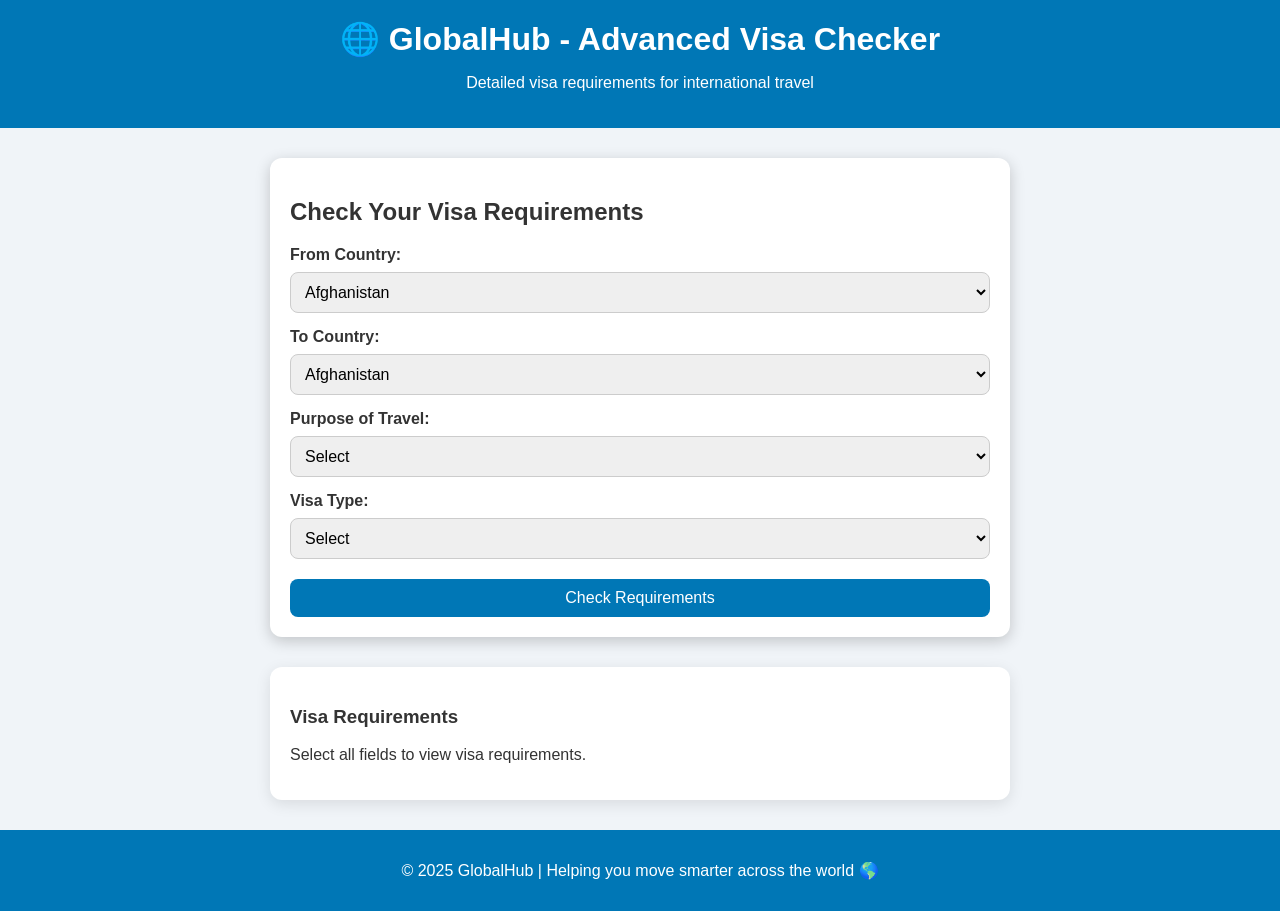
<file: visa.html>
<!DOCTYPE html>
<html lang="en">
<head>
<meta charset="UTF-8">
<meta name="viewport" content="width=device-width, initial-scale=1.0">
<title>GlobalHub - Advanced Visa Checker</title>
<style>
  body { font-family:'Poppins', sans-serif; margin:0; padding:0; background:#f0f4f8; color:#333; }
  header { text-align:center; padding:20px; background:#0077b6; color:white; }
  header h1 { margin:0; }
  section.visa-form { max-width:700px; margin:30px auto; background:white; padding:20px; border-radius:12px; box-shadow:0 4px 15px rgba(0,0,0,0.2);}
  label { display:block; margin-top:15px; font-weight:bold; }
  select, button { width:100%; padding:10px; margin-top:8px; border-radius:8px; border:1px solid #ccc; font-size:16px; }
  button { background:#0077b6; color:white; border:none; cursor:pointer; margin-top:20px; }
  button:hover { background:#023e8a; }
  section.result { max-width:700px; margin:20px auto; background:white; padding:20px; border-radius:12px; box-shadow:0 4px 15px rgba(0,0,0,0.1); }
  ul { margin:10px 0 10px 20px; }
  footer { text-align:center; padding:15px; background:#0077b6; color:white; margin-top:30px; }
</style>
</head>
<body>

<header>
  <h1>🌐 GlobalHub - Advanced Visa Checker</h1>
  <p>Detailed visa requirements for international travel</p>
</header>

<section class="visa-form">
  <h2>Check Your Visa Requirements</h2>
  <form id="visaForm">
    <label for="from">From Country:</label>
    <select id="from"></select>

    <label for="to">To Country:</label>
    <select id="to"></select>

    <label for="purpose">Purpose of Travel:</label>
    <select id="purpose">
      <option value="">Select</option>
      <option value="tourist">Tourist</option>
      <option value="business">Business</option>
      <option value="study">Study</option>
      <option value="work">Work</option>
    </select>

    <label for="visaType">Visa Type:</label>
    <select id="visaType">
      <option value="">Select</option>
      <option value="standard">Standard Visa</option>
      <option value="eVisa">eVisa</option>
      <option value="onArrival">Visa on Arrival</option>
      <option value="visaFree">Visa-Free</option>
    </select>

    <button type="button" onclick="showRequirements()">Check Requirements</button>
  </form>
</section>

<section class="result" id="result">
  <h3>Visa Requirements</h3>
  <p>Select all fields to view visa requirements.</p>
</section>

<footer>
  <p>© 2025 GlobalHub | Helping you move smarter across the world 🌎</p>
</footer>

<script>
  // All countries of the world (195+ countries; shortened here for example)
  const countries = [
    "Afghanistan","Albania","Algeria","Andorra","Angola","Antigua and Barbuda","Argentina","Armenia","Australia","Austria",
    "Azerbaijan","Bahamas","Bahrain","Bangladesh","Barbados","Belarus","Belgium","Belize","Benin","Bhutan",
    "Bolivia","Bosnia and Herzegovina","Botswana","Brazil","Brunei","Bulgaria","Burkina Faso","Burundi","Cabo Verde","Cambodia",
    "Cameroon","Canada","Central African Republic","Chad","Chile","China","Colombia","Comoros","Congo","Costa Rica",
    "Croatia","Cuba","Cyprus","Czech Republic","Denmark","Djibouti","Dominica","Dominican Republic","Ecuador","Egypt",
    "El Salvador","Equatorial Guinea","Eritrea","Estonia","Eswatini","Ethiopia","Fiji","Finland","France","Gabon",
    "Gambia","Georgia","Germany","Ghana","Greece","Grenada","Guatemala","Guinea","Guinea-Bissau","Guyana",
    "Haiti","Honduras","Hungary","Iceland","India","Indonesia","Iran","Iraq","Ireland","Israel",
    "Italy","Jamaica","Japan","Jordan","Kazakhstan","Kenya","Kiribati","Kuwait","Kyrgyzstan","Laos",
    "Latvia","Lebanon","Lesotho","Liberia","Libya","Liechtenstein","Lithuania","Luxembourg","Madagascar","Malawi",
    "Malaysia","Maldives","Mali","Malta","Marshall Islands","Mauritania","Mauritius","Mexico","Micronesia","Moldova",
    "Monaco","Mongolia","Montenegro","Morocco","Mozambique","Myanmar","Namibia","Nauru","Nepal","Netherlands",
    "New Zealand","Nicaragua","Niger","Nigeria","North Korea","North Macedonia","Norway","Oman","Pakistan","Palau",
    "Palestine","Panama","Papua New Guinea","Paraguay","Peru","Philippines","Poland","Portugal","Qatar","Romania",
    "Russia","Rwanda","Saint Kitts and Nevis","Saint Lucia","Saint Vincent and the Grenadines","Samoa","San Marino","Sao Tome and Principe","Saudi Arabia","Senegal",
    "Serbia","Seychelles","Sierra Leone","Singapore","Slovakia","Slovenia","Solomon Islands","Somalia","South Africa","South Korea",
    "South Sudan","Spain","Sri Lanka","Sudan","Suriname","Sweden","Switzerland","Syria","Taiwan","Tajikistan",
    "Tanzania","Thailand","Timor-Leste","Togo","Tonga","Trinidad and Tobago","Tunisia","Turkey","Turkmenistan","Tuvalu",
    "Uganda","Ukraine","United Arab Emirates","United Kingdom","United States","Uruguay","Uzbekistan","Vanuatu","Vatican City","Venezuela",
    "Vietnam","Yemen","Zambia","Zimbabwe"
  ];

  const fromSelect = document.getElementById('from');
  const toSelect = document.getElementById('to');

  countries.forEach(c => {
    fromSelect.innerHTML += `<option value="${c}">${c}</option>`;
    toSelect.innerHTML += `<option value="${c}">${c}</option>`;
  });

  // Sample detailed visa info with place to apply
  const visaData = {
    "India": {
      "United States": {
        "tourist": {
          "standard": { required:true, duration:"6 months", docs:["Passport","Visa Form","Photos","Travel Itinerary","Financial Proof"], processing:"15 days", fees:"$160", place:"US Embassy, New Delhi or Consulates in Mumbai, Chennai, Hyderabad" },
          "eVisa": { required:false, duration:"N/A", docs:[], processing:"N/A", fees:"N/A", place:"N/A" }
        },
        "business": {
          "standard": { required:true, duration:"6 months", docs:["Passport","Business Invitation","Visa Form","Financial Proof"], processing:"15 days", fees:"$160", place:"US Embassy/Consulates" }
        }
      },
      "Nepal": {
        "tourist": {
          "visaFree": { required:false, duration:"90 days", docs:["Passport"], processing:"Immediate", fees:"None", place:"N/A" },
          "onArrival": { required:false, duration:"90 days", docs:["Passport"], processing:"Immediate", fees:"$25", place:"Immigration Desk at Kathmandu Airport" }
        }
      }
    },
    "United States": {
      "India": {
        "tourist": {
          "standard": { required:true, duration:"6 months", docs:["Passport","Visa Form","Photos","Travel Itinerary","Financial Proof"], processing:"15 days", fees:"$160", place:"Indian Embassy, Washington DC or Consulates in NYC, Chicago, San Francisco" }
        }
      }
    }
  };

  function showRequirements() {
    const from = document.getElementById('from').value;
    const to = document.getElementById('to').value;
    const purpose = document.getElementById('purpose').value;
    const visaType = document.getElementById('visaType').value;
    const resultDiv = document.getElementById('result');

    if (from && to && purpose && visaType) {
      let data = visaData[from] && visaData[from][to] && visaData[from][to][purpose] && visaData[from][to][purpose][visaType];
      
      if (!data) {
        resultDiv.innerHTML = `<p style="color:red;">⚠️ No specific visa data available for ${from} → ${to} (${purpose}, ${visaType}). Showing general requirements.</p>
        <ul>
          <li>Valid Passport (minimum 6 months validity)</li>
          <li>Completed Visa Application Form</li>
          <li>Recent Passport-size Photographs</li>
          <li>Proof of Financial Means</li>
          <li>Travel Insurance Coverage</li>
          <li>Place to Apply: Embassy/Consulate of the destination country</li>
        </ul>`;
        return;
      }

      resultDiv.innerHTML = `
        <h3>${purpose.charAt(0).toUpperCase() + purpose.slice(1)} - ${visaType} Visa from ${from} → ${to}</h3>
        <ul>
          <li>Visa Required: ${data.required ? "Yes" : "No"}</li>
          <li>Duration of Stay: ${data.duration}</li>
          <li>Documents Required: ${data.docs.join(", ")}</li>
          <li>Processing Time: ${data.processing}</li>
          <li>Visa Fees: ${data.fees}</li>
          <li>Place to Apply Visa: ${data.place}</li>
        </ul>
      `;
    } else {
      resultDiv.innerHTML = "<p style='color:red;'>⚠️ Please select all fields to view visa requirements.</p>";
    }
  }
</script>

</body>
</html>
</file>
<file: style.css>
/* Global Styles */
* {
  margin: 0;
  padding: 0;
  box-sizing: border-box;
  font-family: 'Poppins', sans-serif;
}

body {
  background-color: #f9f9f9;
  color: #333;
}

/* Header */
header {
  background-color: #004aad;
  color: #fff;
  display: flex;
  justify-content: space-between;
  align-items: center;
  padding: 15px 40px;
}

.logo {
  font-size: 1.5rem;
  font-weight: bold;
}

nav ul {
  display: flex;
  list-style: none;
}

nav ul li {
  margin: 0 15px;
}

nav ul li a {
  color: #fff;
  text-decoration: none;
  font-weight: 500;
}

nav ul li a:hover {
  text-decoration: underline;
}

/* Hero Section */
.hero {
  background: url('https://images.unsplash.com/photo-1507525428034-b723cf961d3e') no-repeat center center/cover;
  height: 70vh;
  display: flex;
  align-items: center;
  justify-content: center;
  color: white;
  text-align: center;
}

.hero-text {
  background-color: rgba(0, 0, 0, 0.6);
  padding: 30px;
  border-radius: 10px;
}

.hero h1 {
  font-size: 2.5rem;
  margin-bottom: 15px;
}

.hero p {
  font-size: 1.2rem;
  margin-bottom: 20px;
}

.cta {
  background-color: #ffcc00;
  border: none;
  padding: 10px 25px;
  border-radius: 5px;
  cursor: pointer;
  font-weight: bold;
}

.cta:hover {
  background-color: #ffdb4d;
}

/* Features Section */
.features {
  text-align: center;
  padding: 60px 20px;
}

.features h2 {
  margin-bottom: 40px;
  font-size: 2rem;
  color: #004aad;
}

.feature-container {
  display: flex;
  justify-content: center;
  flex-wrap: wrap;
  gap: 25px;
}

.feature-card {
  background-color: #fff;
  width: 250px;
  padding: 20px;
  border-radius: 15px;
  box-shadow: 0 4px 8px rgba(0,0,0,0.1);
  transition: transform 0.3s ease;
}

.feature-card:hover {
  transform: translateY(-10px);
}

.feature-card img {
  width: 60px;
  margin-bottom: 15px;
}

.feature-card h3 {
  color: #004aad;
  margin-bottom: 10px;
}

.feature-card p {
  font-size: 0.95rem;
  color: #555;
}

/* Footer */
footer {
  background-color: #004aad;
  color: #fff;
  text-align: center;
  padding: 15px;
  margin-top: 40px;
}
</file>
